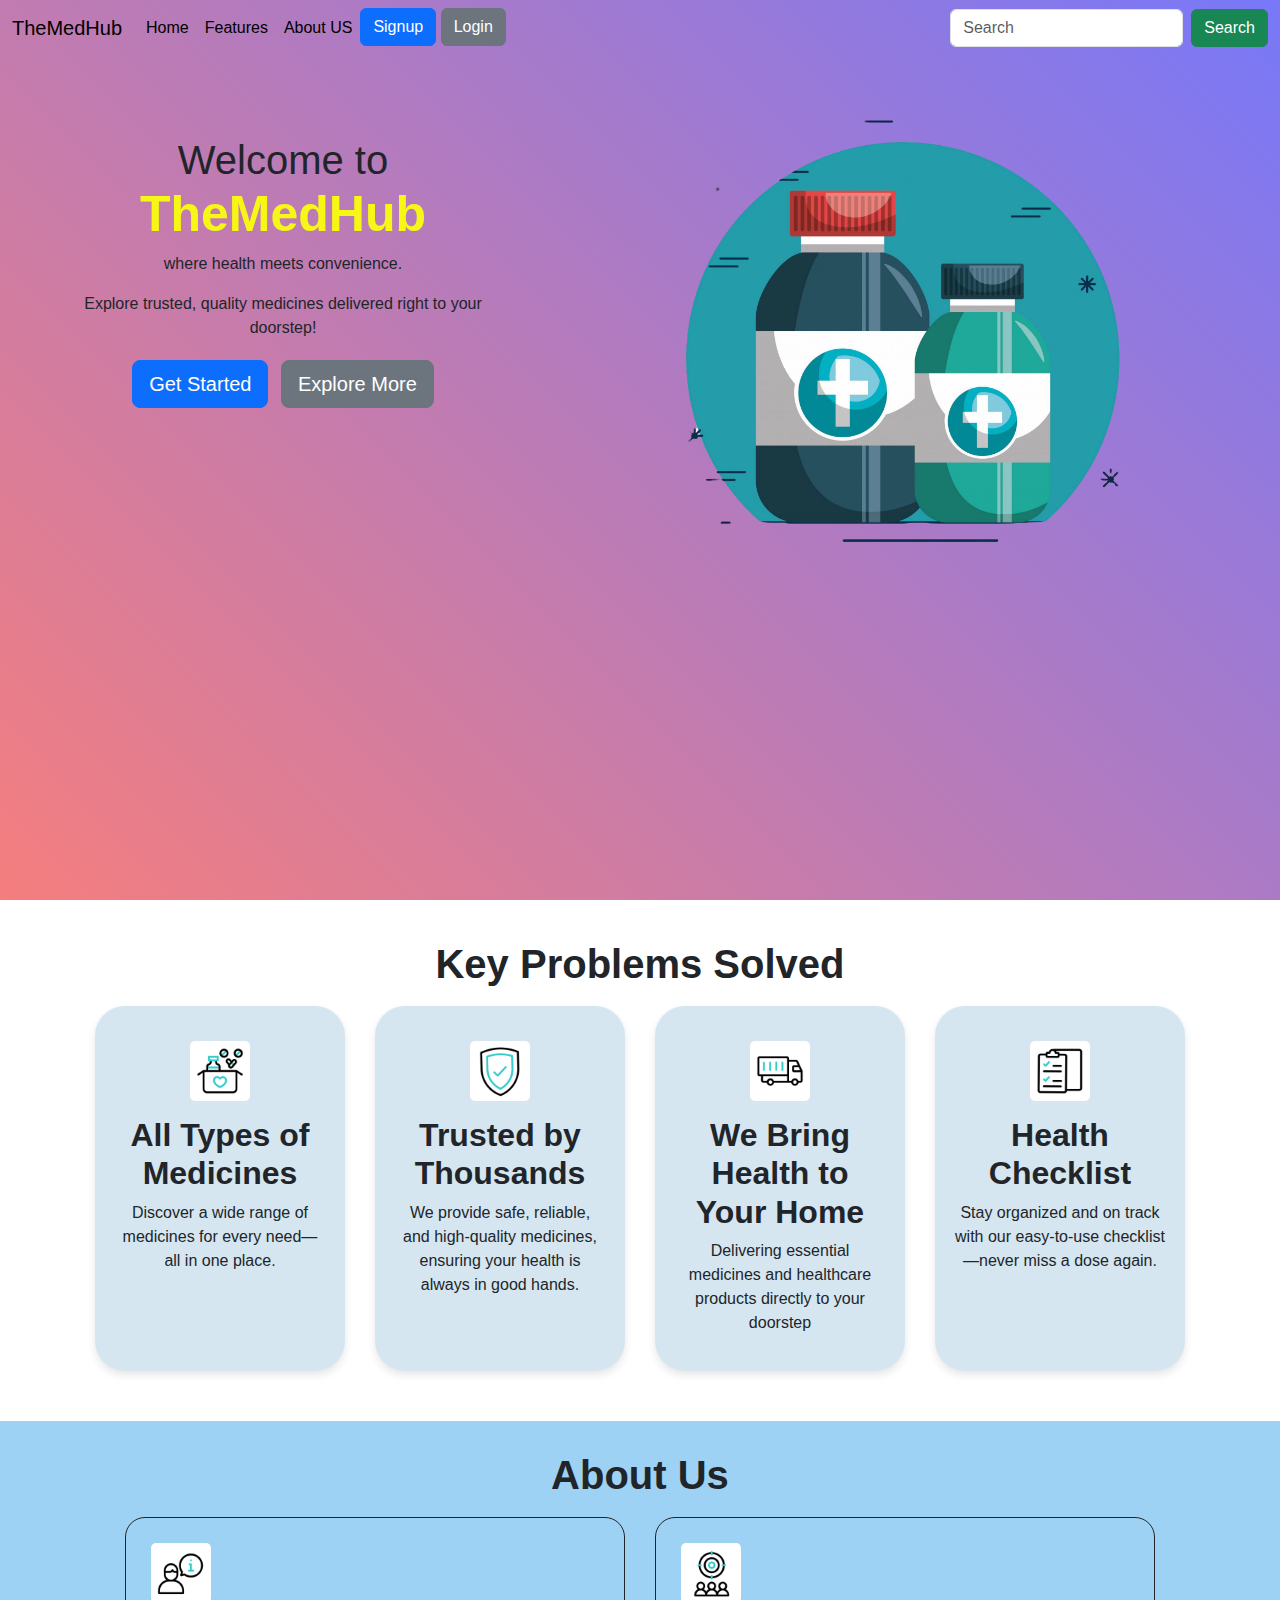
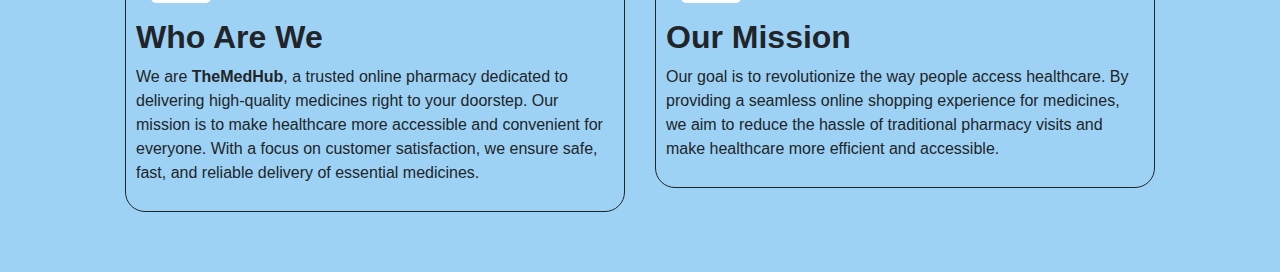
<file: index.html>
<!DOCTYPE html>
<html lang="en">

<head>
  <meta charset="UTF-8">
  <meta name="viewport" content="width=device-width, initial-scale=1.0">
  <title>TheMedHub</title>
  <link rel="shortcut icon" href="img/pin.png" type="image/x-icon">
  <link rel="stylesheet" href="Style.css">
  <link rel="stylesheet" href="https://cdn.jsdelivr.net/npm/bootstrap@5.3.3/dist/css/bootstrap.min.css">
</head>

<body>
  <div class="hero">
    <nav class="navbar navbar-expand-lg ">
      <div class="container-fluid">
        <a class="navbar-brand" href="index.php">TheMedHub</a>
        <button class="navbar-toggler" type="button" data-bs-toggle="collapse" data-bs-target="#navbarSupportedContent"
          aria-controls="navbarSupportedContent" aria-expanded="false" aria-label="Toggle navigation">
          <span class="navbar-toggler-icon"></span>
        </button>
        <div class="collapse navbar-collapse" id="navbarSupportedContent">
          <ul class="navbar-nav me-auto mb-2 mb-lg-0">
            <li class="nav-item">
              <a class="nav-link active" aria-current="page" href="index.php">Home</a>
            </li>
            <li class="nav-item">
              <a class="nav-link active" href="#">Features</a>
            </li>
            <li class="nav-item">
              <a class="nav-link active" href="#aboutus">About US</a>
            </li>
            <li class="nav-item">
              <a href="signup.php" class="btn btn-primary" type="button">Signup</a>
              <a href="login.php" class="btn btn-secondary" type="button">Login</a>
            </li>
          </ul>
          <form class="d-flex" role="search">
            <input class="form-control me-2" type="search" placeholder="Search" aria-label="Search">
            <button class="btn btn-success" type="submit">Search</button>
          </form>
        </div>
      </div>
    </nav>


    <div class="container-fluid1">

      <div style="align-items: center;" class="left">
        <h1>Welcome to <b style="color: rgb(247, 247, 21);font-size:50px ;">TheMedHub</b> </h1>
        <p>where health meets convenience.</p>
        <p>Explore trusted, quality medicines delivered right to your doorstep!</p>
        <button style="margin: 4px;" type="button" class="btn btn-primary btn-lg">Get Started</button>
        <button style="margin: 4px;" type="button" class="btn btn-secondary btn-lg">Explore More</button>

      </div>
      <div class="right">

        <img src="img/drugs-bottle-medical-icon.png" class="img-responsive" alt="Image">

      </div>
    </div>
  </div>

  <div class="container-fluid2">
    <h1><b>Key Problems Solved</b></h1>
    <div class="problems">
      <div class="problems-items">
        <img src="icons/medicine.gif" alt="">
        <h2><b>All Types of Medicines</b></h2>
        <p>Discover a wide range of medicines for every need—all in one place.</p>
      </div>
      <div class="problems-items">
        <img src="icons/shield.gif" alt="">
        <h2><b>Trusted by Thousands</b></h2>
        <p>We provide safe, reliable, and high-quality medicines, ensuring your health is always in good hands.</p>
      </div>
      <div class="problems-items">
        <img src="icons/truck.gif" alt="">
        <h2><b>We Bring Health to Your Home</b></h2>
        <p>Delivering essential medicines and healthcare products directly to your doorstep</p>
      </div>
      <div class="problems-items">
        <img src="icons/checklist.gif" alt="">
        <h2><b>Health Checklist</b></h2>
        <p>Stay organized and on track with our easy-to-use checklist—never miss a dose again.</p>
      </div>
    </div>
    
  </div>
  <div id="aboutus" class="aboutus">
  <h1 style=" text-align: center;"><b>About Us</b></h1>
  <div class="about">
 <div class="who">
  <img src="icons/user.gif" alt="user">
  <h2><b>Who Are We</b></h2>
  <p>We are <b>TheMedHub</b>, a trusted online pharmacy dedicated to delivering high-quality medicines right to your doorstep. Our mission is to make healthcare more accessible and convenient for everyone. With a focus on customer satisfaction, we ensure safe, fast, and reliable delivery of essential medicines.</p>
 </div>
 <div class="who">
  <img src="icons/mission.gif" alt="mission">
  <h2><b>Our Mission</b></h2>
  <p>Our goal is to revolutionize the way people access healthcare. By providing a seamless online shopping experience for medicines, we aim to reduce the hassle of traditional pharmacy visits and make healthcare more efficient and accessible.</p>
 </div>
</div>
  </div>
<footer>
  
</footer>
  
  <script src="https://cdn.jsdelivr.net/npm/bootstrap@5.3.0/dist/js/bootstrap.bundle.min.js"></script>
</body>

</html>
</file>
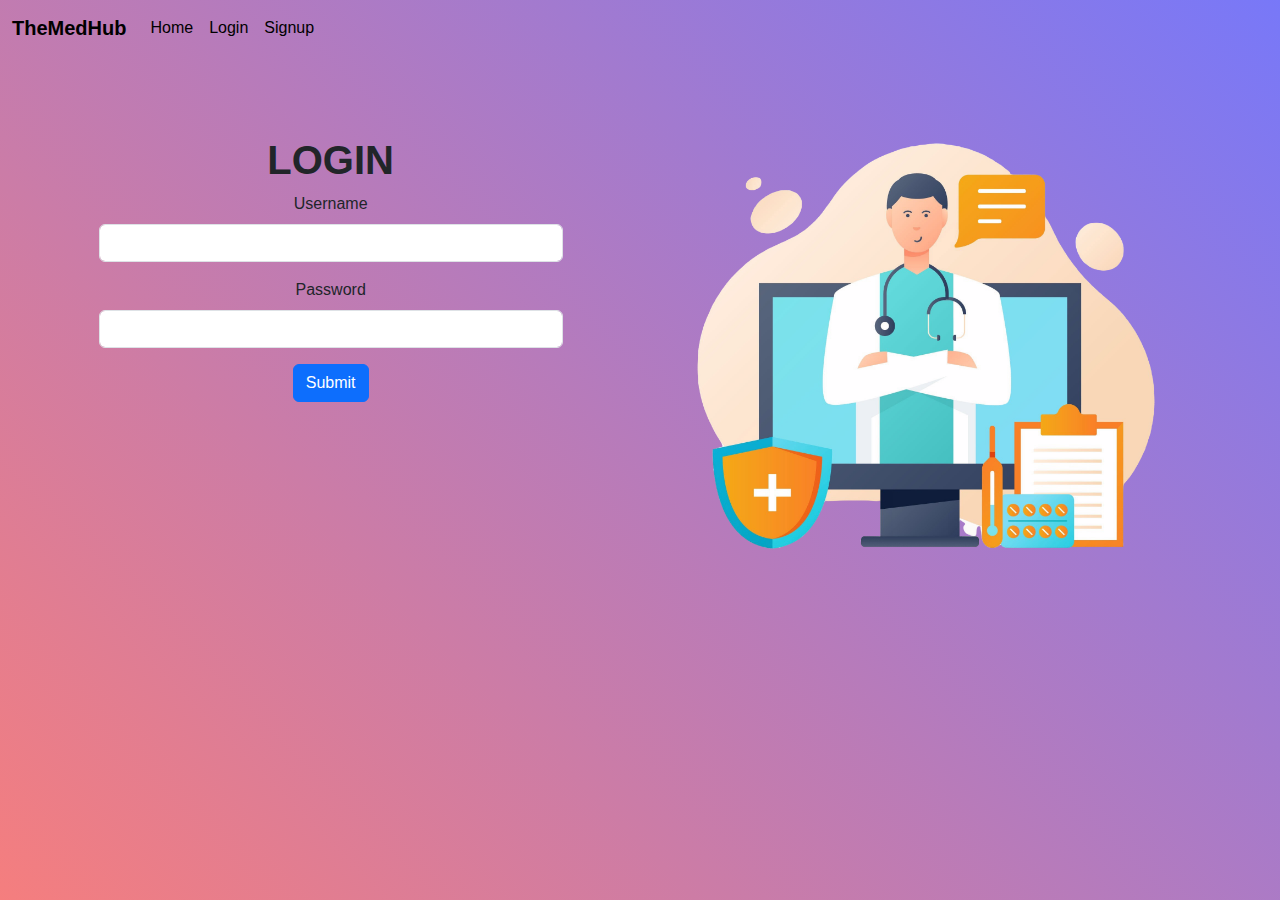
<file: login.html>
<!DOCTYPE html>
<html lang="en">

<head>
    <meta charset="UTF-8">
    <meta name="viewport" content="width=device-width, initial-scale=1.0">
    <title>TheMedHub</title>
    <link rel="shortcut icon" href="img/pin.png" type="image/x-icon">
    <link rel="stylesheet" href="style.css">
    <link rel="stylesheet" href="https://cdn.jsdelivr.net/npm/bootstrap@5.3.3/dist/css/bootstrap.min.css">

</head>

<body>
    <div  class="hero">
      <nav class="navbar navbar-expand-lg ">
        <div class="container-fluid">
          <a class="navbar-brand" href="index.html"><b>TheMedHub</b></a>
          <button class="navbar-toggler" type="button" data-bs-toggle="collapse" data-bs-target="#navbarSupportedContent" aria-controls="navbarSupportedContent" aria-expanded="false" aria-label="Toggle navigation">
            <span class="navbar-toggler-icon"></span>
          </button>
          <div class="collapse navbar-collapse" id="navbarSupportedContent">
            <ul class="navbar-nav me-auto mb-2 mb-lg-0">
              <li class="nav-item">
                <a class="nav-link active" aria-current="page" href="index.html">Home</a>
              </li>
                <li class="nav-item">
                <a class="nav-link active" aria-current="page" href="login.html">Login</a>
              </li>
                <li class="nav-item">
                <a class="nav-link active" aria-current="page" href="signup.html">Signup</a>
              </li>
            </ul>
            
          </div>
        </div>
      </nav>
        <div class="container-fluid1">
            <div style="min-width: 400px;" class="left">
                <div class="loginForm">
                    <h1><b>LOGIN</b></h1>
                    <form id="loginForm">
                        <div class="mb-3">
                            <label for="username" class="form-label">Username</label>
                            <input type="text" class="form-control" id="username" name="username"
                                aria-describedby="emailHelp">

                        </div>
                        <div class="mb-3">
                            <label for="password" class="form-label">Password</label>
                            <input type="password" class="form-control" id="password" name="password">
                        </div>
                        <button type="submit" class="btn btn-primary">Submit</button>
                    </form>
                </div>
            </div>
            <div style="max-width: fit-content;" class="right">
                <img src="img/rb_2148514648.png" class="img-responsive" alt="Image">
            </div>

        </div>
    </div>
        <script src="https://cdn.jsdelivr.net/npm/bootstrap@5.3.0/dist/js/bootstrap.bundle.min.js"></script>
        <script>
          // Handle login form submission
        document.getElementById('loginForm').addEventListener('submit', function(event) {
            event.preventDefault();  // Prevent the default form submission behavior
            
            // Simple validation (fields should not be empty)
            const username = document.getElementById('username').value;
            const password = document.getElementById('password').value;

            if (username && password) {
                window.location.href = "main.html";  // Redirect to main page
            } else {
                alert("Please fill in both fields.");
            }
        });
        </script>
</body>

</html>
</file>
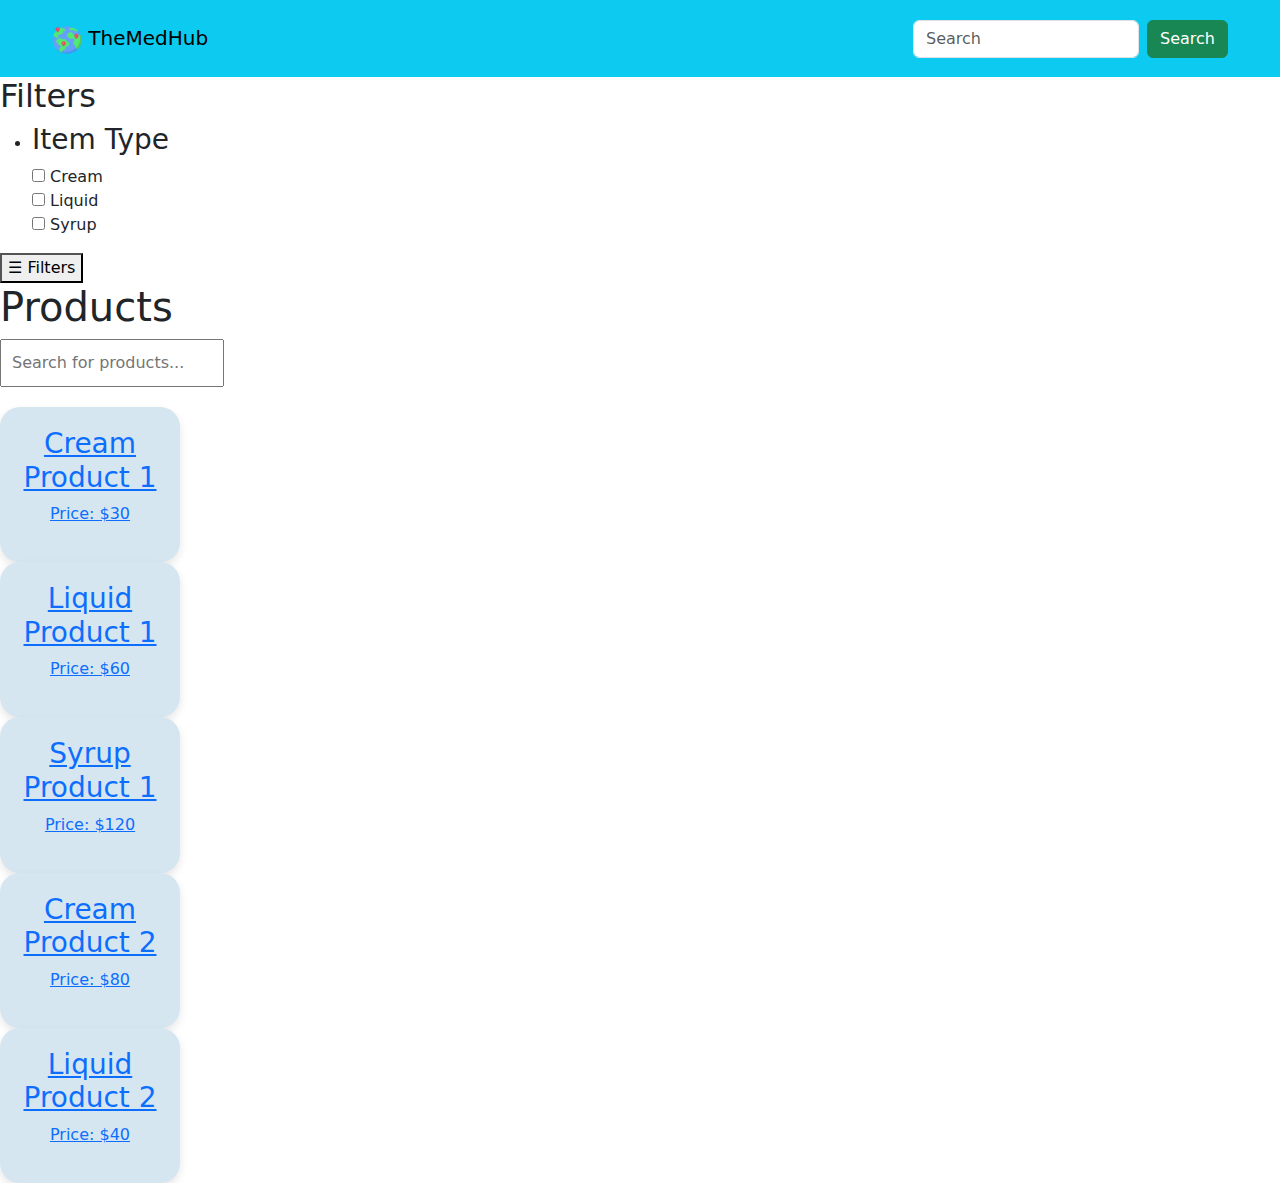
<file: main.html>
<!DOCTYPE html>
<html lang="en">

<head>
    <meta charset="UTF-8">
    <meta name="viewport" content="width=device-width, initial-scale=1.0">
    <title>TheMedHub</title>
    <link rel="shortcut icon" href="img/pin.png" type="image/x-icon">
    <link rel="stylesheet" href="styles.css">
    <link rel="stylesheet" href="https://cdn.jsdelivr.net/npm/bootstrap@5.3.3/dist/css/bootstrap.min.css">

<body>
    <nav class="navbar bg-info">
        <div class="container-fluid">
            <a class="navbar-brand" href="index.html"><img src="img/pin.png" alt="Logo" width="30" height="28" class="d-inline-block align-text-top"> TheMedHub</a>
            <form class="d-flex" role="search">
              <input class="form-control me-2" type="search" placeholder="Search" aria-label="Search">
              <button class="btn btn-success" type="submit">Search</button>
            </form>
        </div>
      </nav>
       <!-- Sidebar -->
    <div id="sidebar" class="sidebar">
      <h2>Filters</h2>
      <ul>
          <li>
              <h3>Item Type</h3>
              <label><input type="checkbox" value="cream" class="filter-checkbox"> Cream</label><br>
              <label><input type="checkbox" value="liquid" class="filter-checkbox"> Liquid</label><br>
              <label><input type="checkbox" value="syrup" class="filter-checkbox"> Syrup</label>
          </li>
      </ul>
  </div>

  <!-- Toggle button for Sidebar on small screens -->
  <button id="toggleButton" class="toggle-btn">☰ Filters</button>

  <!-- Main Content -->
  <main>
      <h1>Products</h1>
      <input type="text" id="searchInput" placeholder="Search for products..." />
      <div class="item-container" id="itemContainer">
          <!-- Product boxes will be generated here dynamically -->
      </div>
  </main>

      <script src="https://cdn.jsdelivr.net/npm/bootstrap@5.3.0/dist/js/bootstrap.bundle.min.js"></script>
      <script src="js/app.js"></script>
      
</body>

</html>
</file>
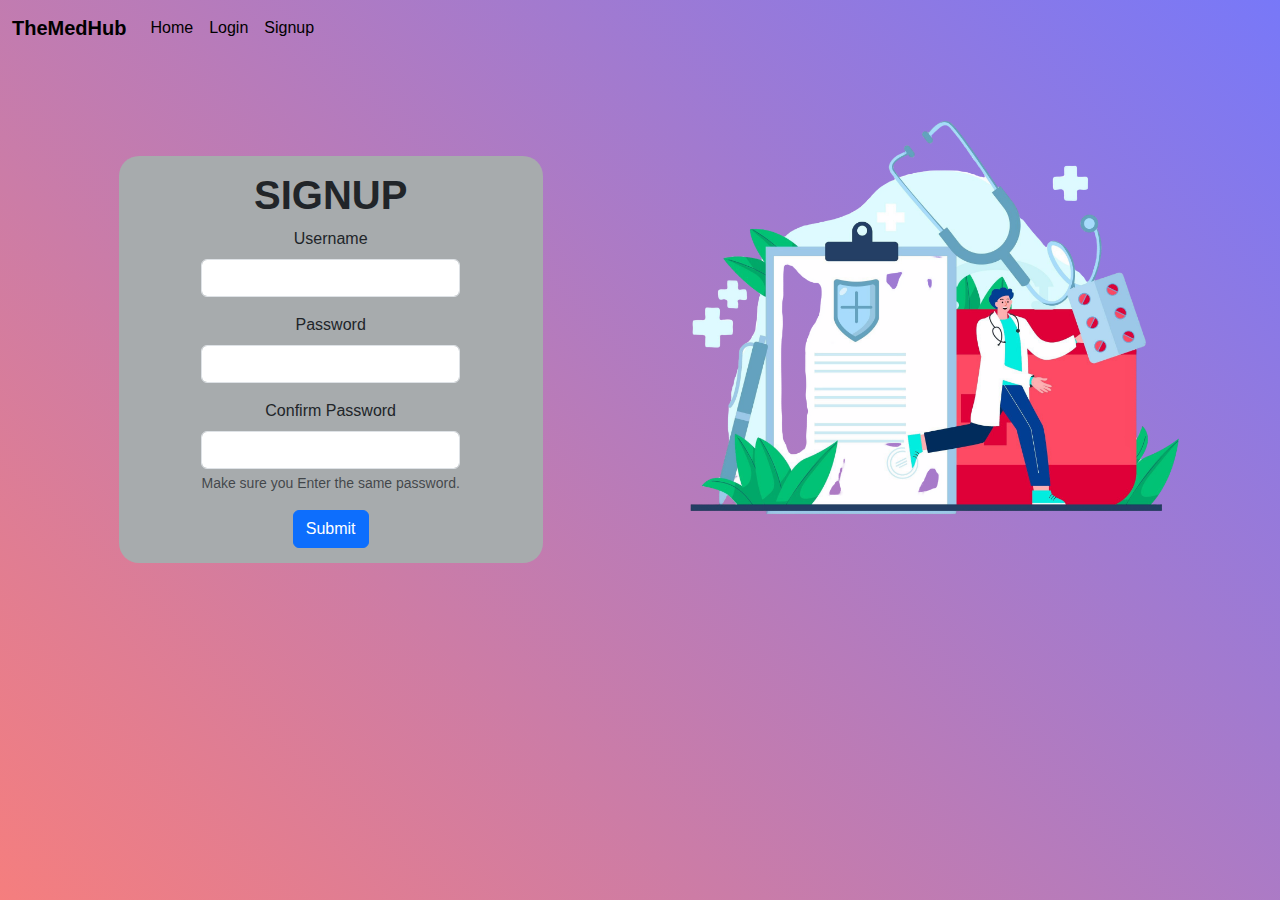
<file: signup.html>
<!DOCTYPE html>
<html lang="en">

<head>
    <meta charset="UTF-8">
    <meta name="viewport" content="width=device-width, initial-scale=1.0">
    <title>TheMedHub</title>
    <link rel="shortcut icon" href="img/pin.png" type="image/x-icon">
    <link rel="stylesheet" href="style.css">
    <link rel="stylesheet" href="https://cdn.jsdelivr.net/npm/bootstrap@5.3.3/dist/css/bootstrap.min.css">

</head>

<body>
    <div  class="hero">
        <nav class="navbar navbar-expand-lg ">
          <div class="container-fluid">
            <a class="navbar-brand" href="index.html"><b>TheMedHub</b></a>
            <button class="navbar-toggler" type="button" data-bs-toggle="collapse" data-bs-target="#navbarSupportedContent" aria-controls="navbarSupportedContent" aria-expanded="false" aria-label="Toggle navigation">
              <span class="navbar-toggler-icon"></span>
            </button>
            <div class="collapse navbar-collapse" id="navbarSupportedContent">
              <ul class="navbar-nav me-auto mb-2 mb-lg-0">
                <li class="nav-item">
                  <a class="nav-link active" aria-current="page" href="index.html">Home</a>
                </li>
                  <li class="nav-item">
                  <a class="nav-link active" aria-current="page" href="login.html">Login</a>
                </li>
                  <li class="nav-item">
                  <a class="nav-link active" aria-current="page" href="signup.html">Signup</a>
                </li>
              </ul>
              
            </div>
          </div>
        </nav>


        <div class="container-fluid1">
            <div style="min-width: 400px;" class="left">
                <div class="loginform">
                    <h1><b>SIGNUP</b></h1>
                    <form id="SignupForm">
                        <div class="mb-3">
                            <label for="username" class="form-label">Username</label>
                            <input type="text" class="form-control" id="username" name="username"
                                aria-describedby="emailHelp">

                        </div>
                        <div class="mb-3">
                            <label for="password" class="form-label">Password</label>
                            <input type="password" class="form-control" id="password" name="password">
                        </div>
                        <div class="mb-3">
                            <label for="cpassword" class="form-label">Confirm Password</label>
                            <input type="password" class="form-control" id="cpassword" name="cpassword">
                            <div id="emailHelp" class="form-text">Make sure you Enter the same password.</div>
                        </div>
                        <button type="submit" class="btn btn-primary">Submit</button>
                    </form>
                </div>
            </div>
            <div style="max-width: fit-content;" class="right">
                <img src="img/rb_2149437383.png" class="img-responsive" alt="Image">
            </div>

        </div>

        <script src="https://cdn.jsdelivr.net/npm/bootstrap@5.3.0/dist/js/bootstrap.bundle.min.js"></script>
        <script>
             document.getElementById('SignupForm').addEventListener('submit', function(event) {
            event.preventDefault();  // Prevent the default form submission behavior

            const username = document.getElementById('username').value;
            const password = document.getElementById('password').value;
            const cpassword = document.getElementById('cpassword').value;

            if (username && password && cpassword) {
                alert("Signup successful! Redirecting to the Login page...");
                window.location.href = "login.html";  // Redirect to main page
            } else {
                alert("Please fill in both fields.");
            }
        });
        </script>
</body>

</html>
</file>
<file: Style.css>
* {
    margin: 0;
    padding: 0;
    font-family: Arial, Helvetica, sans-serif;

}

.hero {
    background: linear-gradient(45deg, rgb(245, 126, 126), rgb(120, 120, 248));
    width: 100%;
    height: 100vh;

}

.container-fluid1 {
    display: flex;
    flex-wrap: wrap;
    margin: 10px;
    justify-content: space-evenly;
}

.loginform{
    display: flex;
    flex-direction: column;
    justify-content: center;
    align-items: center;
    margin: 20px;
    padding: 10px;
}

.left {
    flex-basis: 40%;
    min-width: 300px;
    position: relative;
    text-align: center;
    padding: 70px 20px;

}

.right {
    flex-basis: 55%;
    min-width: 300px;
    text-align: center;
}

.right img {
    width: 100%;
    max-width: 550px;
    height: auto;
    object-fit: cover;
}

.container-fluid2 {
    padding: 40px;
    text-align: center;
    max-width: 1200px;
    margin: 0 auto;
}

.problems {
    display: flex;
    flex-wrap: wrap;
    gap: 30px;
    justify-content: center;
    padding: 10px;
}

.problems-items {
    background-color: #d5e6f1;
    padding: 20px;
    border-radius: 30px;
    box-shadow: 0 4px 8px rgba(0, 0, 0, 0.1);
    max-width: 250px;
    text-align: center;
    transition: transform 0.3s ease;
}

.problems-items img {
    width: 100%;
    max-width: 60px;
    height: auto;
    object-fit: cover;
    margin: 15px;
    border-radius: 5px;
}


.aboutus {
    width: 100%;
 max-height: fit-content;
    padding: 30px;
    background: #9dd2f5;
   
   
}

.about{
    display: flex;
    flex-wrap: wrap;
    gap: 30px;
    justify-content: center;
    padding: 10px;
}

.who{
    max-width: 500px;
    height:max-content ;
    border: 1px solid;
    border-radius: 20px;
    padding: 10px;
    margin-bottom: 20px;
}
.who img{
    width: 100%;
    max-width: 60px;
    height: auto;
    object-fit: cover;
    margin: 15px;
    border-radius: 5px;
}

.foot{
width: 100%;
height: 10vh;
background: rgb(107, 107, 107);
text-align: center;
}
</file>
<file: style.css>
* {
    margin: 0;
    padding: 0;
    font-family: Arial, Helvetica, sans-serif;

}

.hero {
    background: linear-gradient(45deg, rgb(245, 126, 126), rgb(120, 120, 248));
    width: 100%;
    height:100vh;

}

.container-fluid1 {
    display: flex;
    flex-wrap: wrap;
    margin: 10px;
    justify-content: space-evenly;
}

.loginform{
    background: #a7abad;
    border-radius: 20px;
    display: flex;
    flex-direction: column;
    justify-content: center;
    align-items: center;
    margin: 20px;
    padding: 15px;
    max-width: 500px;
}

.left {
    flex-basis: 40%;
    min-width: 300px;
    position: relative;
    text-align: center;
    padding: 70px 20px;

}

.right {
    flex-basis: 55%;
    min-width: 300px;
    text-align: center;
}

.right img {
    width: 100%;
    max-width: 550px;
    height: auto;
    object-fit: cover;
}

.container-fluid2 {
    padding: 40px;
    text-align: center;
    max-width: 1200px;
    margin: 0 auto;
}

.problems {
    display: flex;
    flex-wrap: wrap;
    gap: 30px;
    justify-content: center;
    padding: 10px;
}

.problems-items {
    background-color: #d5e6f1;
    padding: 20px;
    border-radius: 30px;
    box-shadow: 0 4px 8px rgba(0, 0, 0, 0.1);
    max-width: 250px;
    text-align: center;
    transition: transform 0.3s ease;
}

.problems-items img {
    width: 100%;
    max-width: 60px;
    height: auto;
    object-fit: cover;
    margin: 15px;
    border-radius: 5px;
}


.aboutus {
    width: 100%;
 max-height: fit-content;
    padding: 30px;
    background: #9dd2f5;
   
   
}

.about{
    display: flex;
    flex-wrap: wrap;
    gap: 30px;
    justify-content: center;
    padding: 10px;
}

.who{
    max-width: 500px;
    height:max-content ;
    border: 1px solid;
    border-radius: 20px;
    padding: 10px;
    margin-bottom: 20px;
}
.who img{
    width: 100%;
    max-width: 60px;
    height: auto;
    object-fit: cover;
    margin: 15px;
    border-radius: 5px;
}

.foot{
width: 100%;
height: 10vh;
background: rgb(107, 107, 107);
text-align: center;
}
</file>
<file: styles.css>
body {
  font-family: 'Arial', sans-serif;
  margin: 0;
  padding: 0;
}

.hero {
  background: linear-gradient(45deg, rgb(245, 126, 126), rgb(120, 120, 248));
  width: 100%;
  

}

.container-fluid {
  padding: 10px;
  max-width: 1200px;
  margin: 0 auto;
}

#searchInput {
  margin-bottom: 20px;
  padding: 10px;
  max-width: 250px;
}

/* Product Container */
.item-container-fluide {
  display: flex;
width: 100%;
  flex-wrap: wrap;
  gap: 25px;
  justify-content: center;
    padding: 10px;
}

/* Product Box */
.item-box {
  background-color: #d5e6f1;
    padding: 20px;
    border-radius: 20px;
    box-shadow: 0 4px 8px rgba(0, 0, 0, 0.1);
    max-width: 180px;
    text-align: center;
    transition: transform 0.3s ease;
  cursor: pointer; /* Pointer cursor to indicate it's clickable */
}

.item-box h3 {
  margin-top: 0;
}

/* Modal Styles */
.modal {
  display: none; /* Hidden by default */
  position: fixed; /* Stay in place */
  z-index: 1000; /* Sit on top */
  left: 0;
  top: 0;
  width: 100%; /* Full width */
  height: 100%; /* Full height */
  overflow: auto; /* Enable scroll if needed */
  background-color: rgb(0,0,0); /* Fallback color */
  background-color: rgba(0,0,0,0.4); /* Black w/ opacity */
}

.modal-content {
  background-color: #fefefe;
  margin: 15% auto; /* 15% from the top and centered */
  padding: 20px;
  border: 1px solid #888;
  width: 80%; /* Could be more or less, depending on screen size */
}

.close {
  color: #aaa;
  float: right;
  font-size: 28px;
  font-weight: bold;
}

.close:hover,
.close:focus {
  color: black;
  text-decoration: none;
  cursor: pointer;
}


/* Navigation Bar Styles */

.container {
  display: flex;
  align-items: center;
}

.logo {
  width: 50px; /* Adjust logo size */
  margin-right: 15px;
}

.website-title {
  font-size: 24px;
}

/* Product Details Styles */
.product-details {
  display: flex;
  padding: 20px;
  margin-top: 20px;
  background-color: white;
  box-shadow: 0 2px 5px rgba(0, 0, 0, 0.2);
  border-radius: 8px;
  max-width: 800px; /* Limit width for better readability */
  margin: 20px auto; /* Center the product details */
}

.product-image {
  width: 250px; /* Set width for product image */
  height: auto; /* Maintain aspect ratio */
  border-radius: 8px;
  margin-right: 20px; /* Space between image and info */
}

.product-info {
  flex: 1; /* Take remaining space */
}

/* Back Button Styles */
#backButton {
  background-color: #333;
  color: white;
  border: none;
  padding: 10px;
  cursor: pointer;
  margin: 20px;
}
</file>
